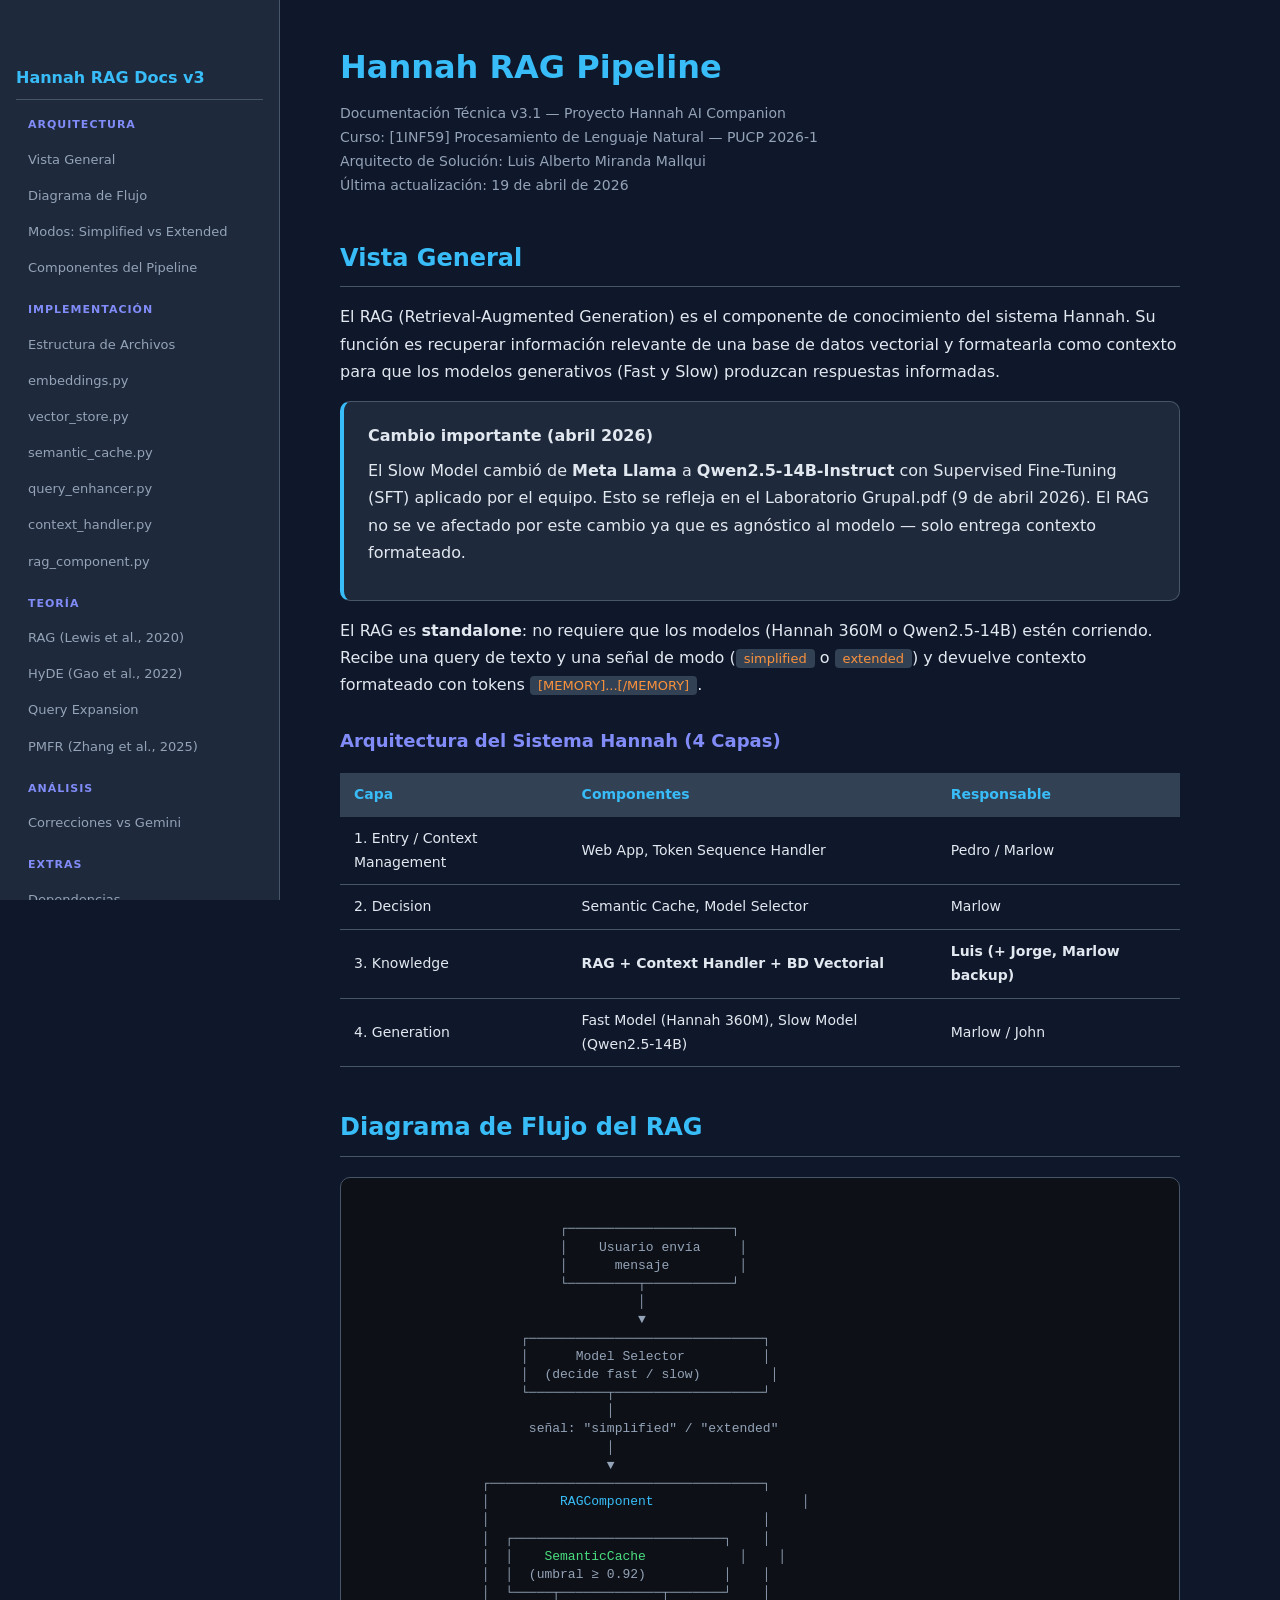
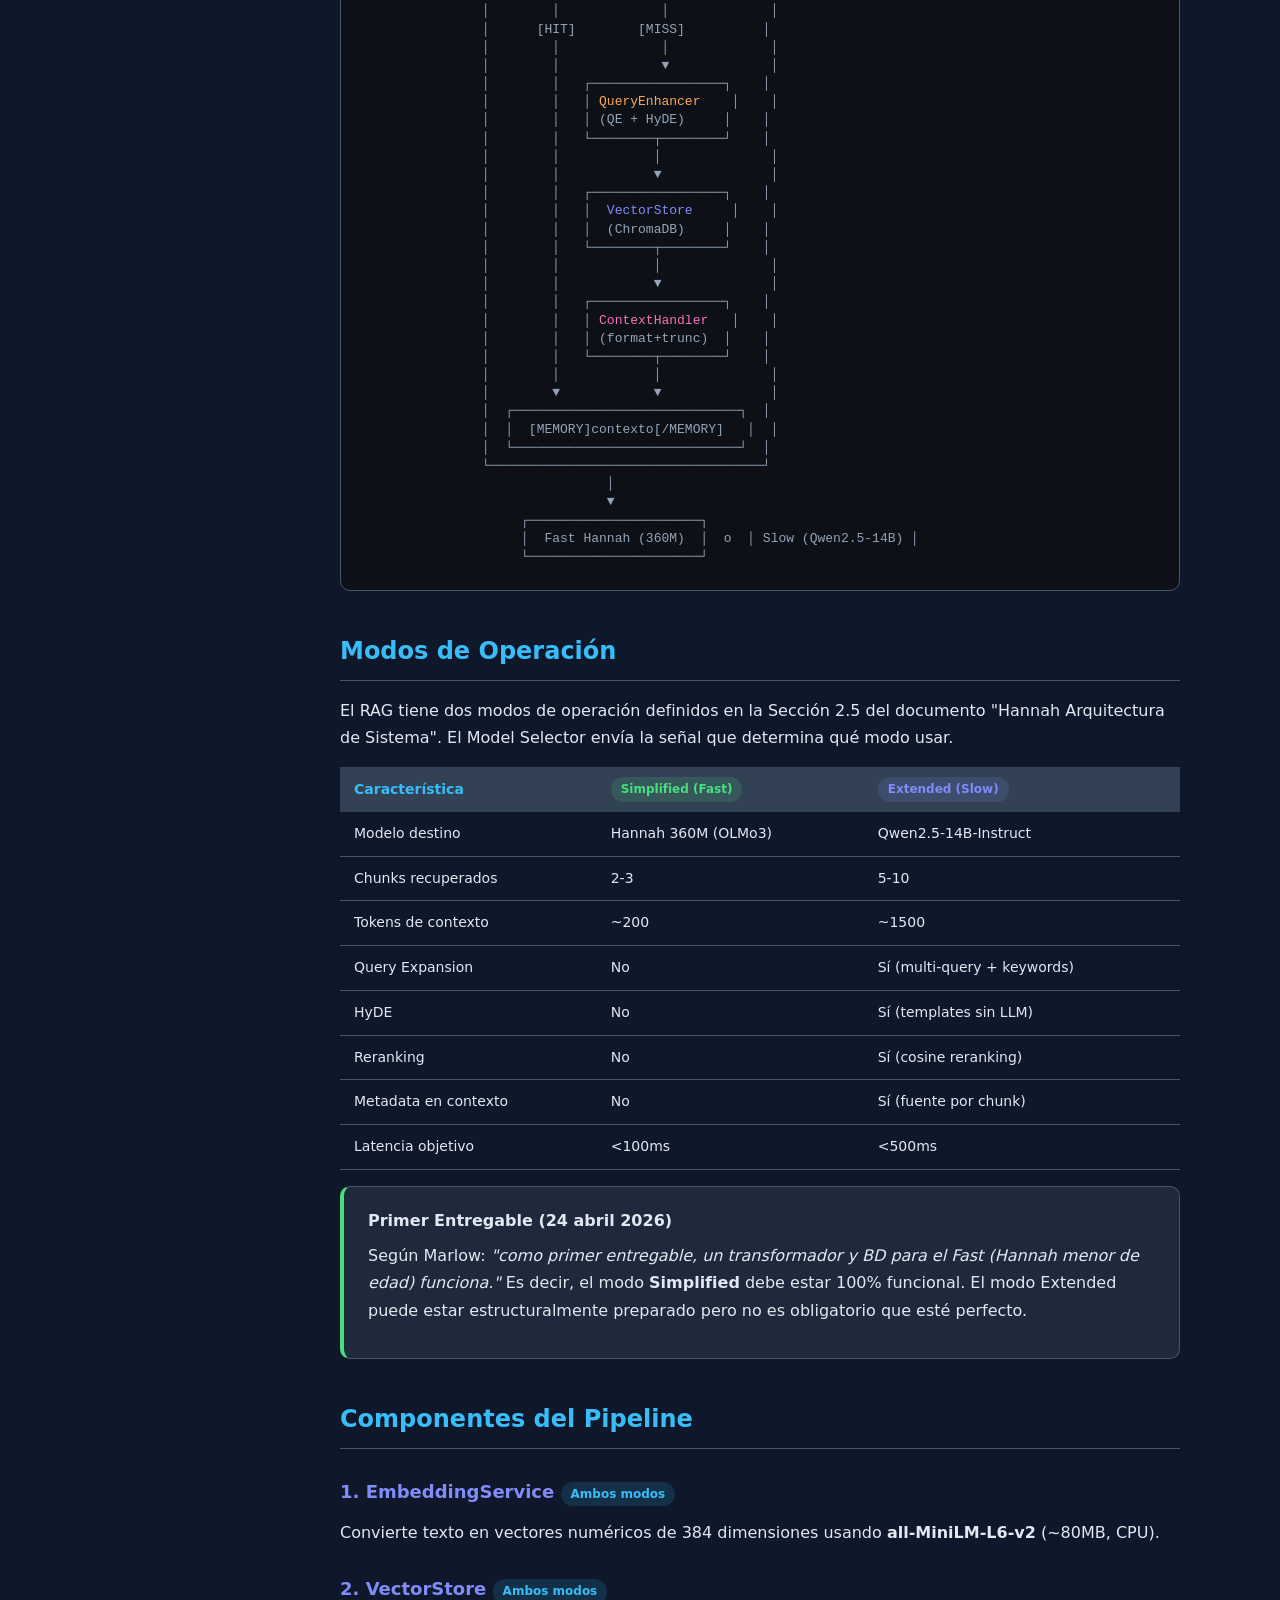
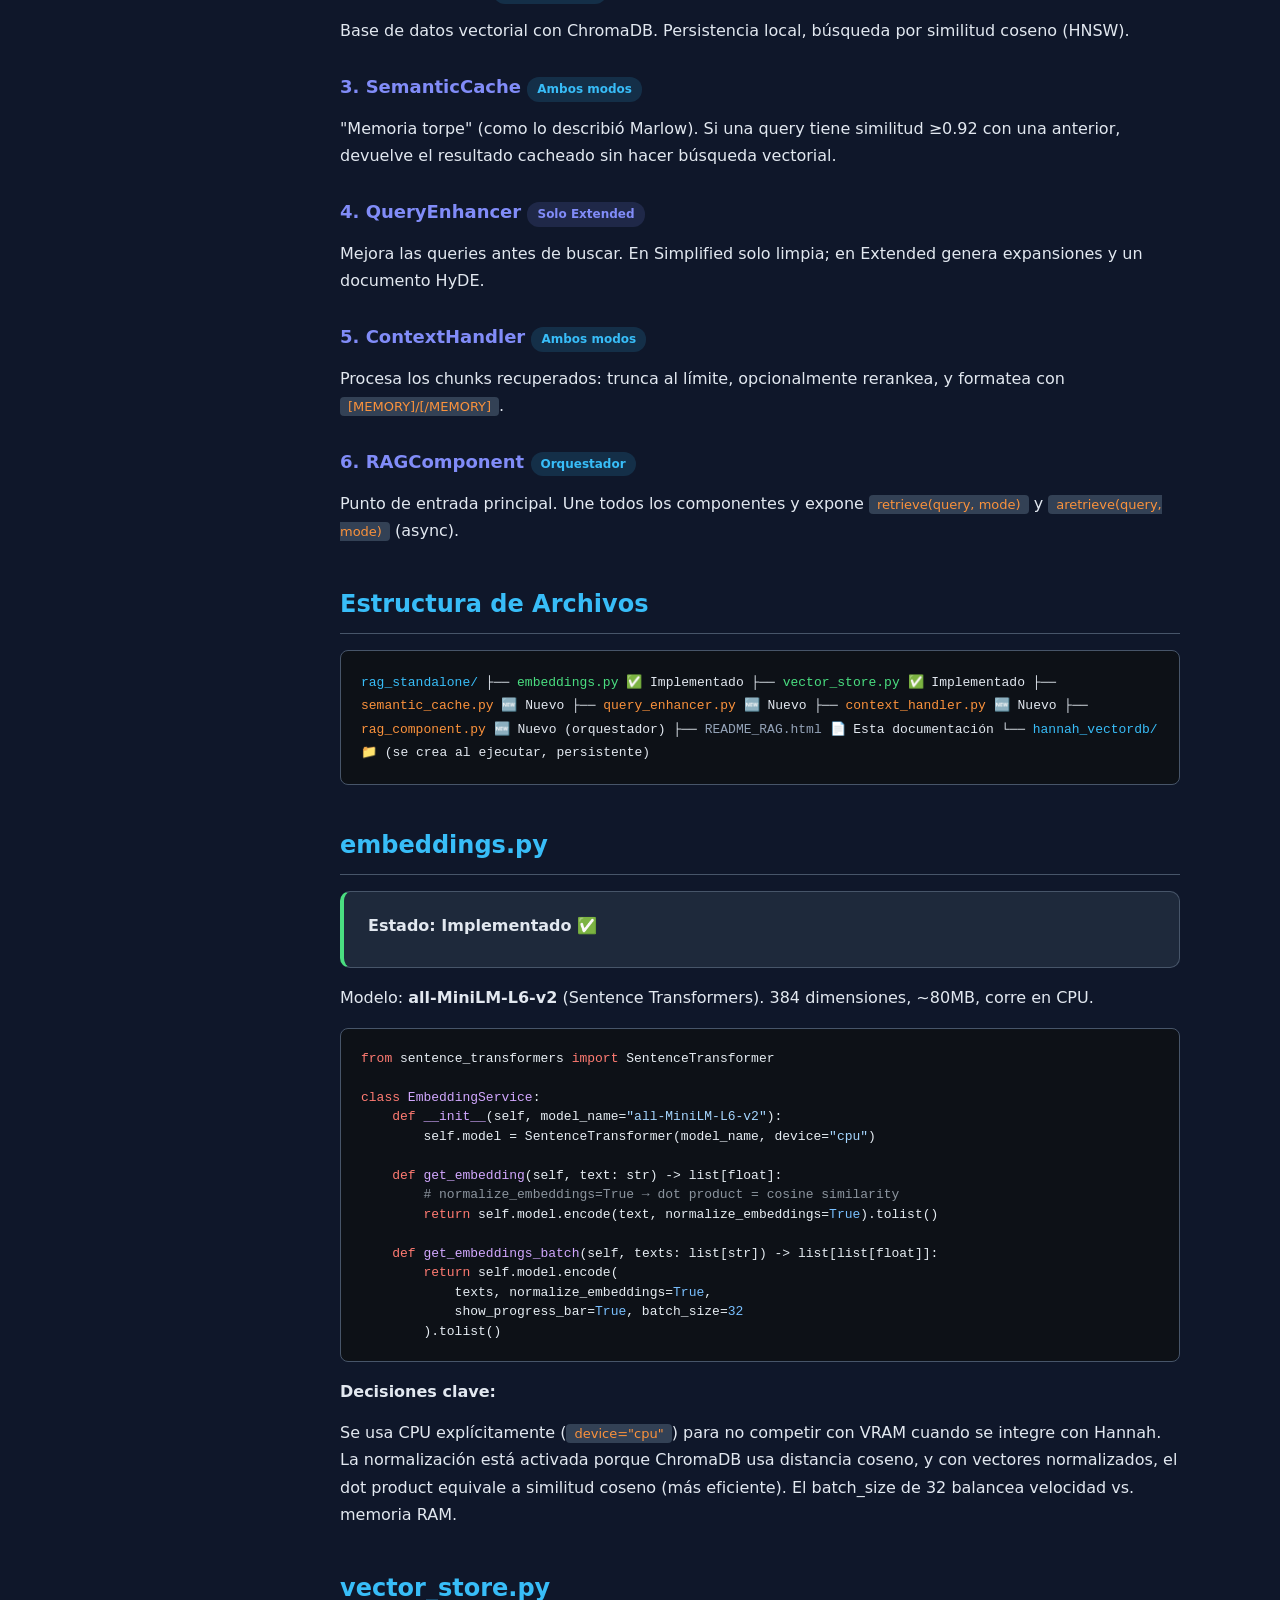
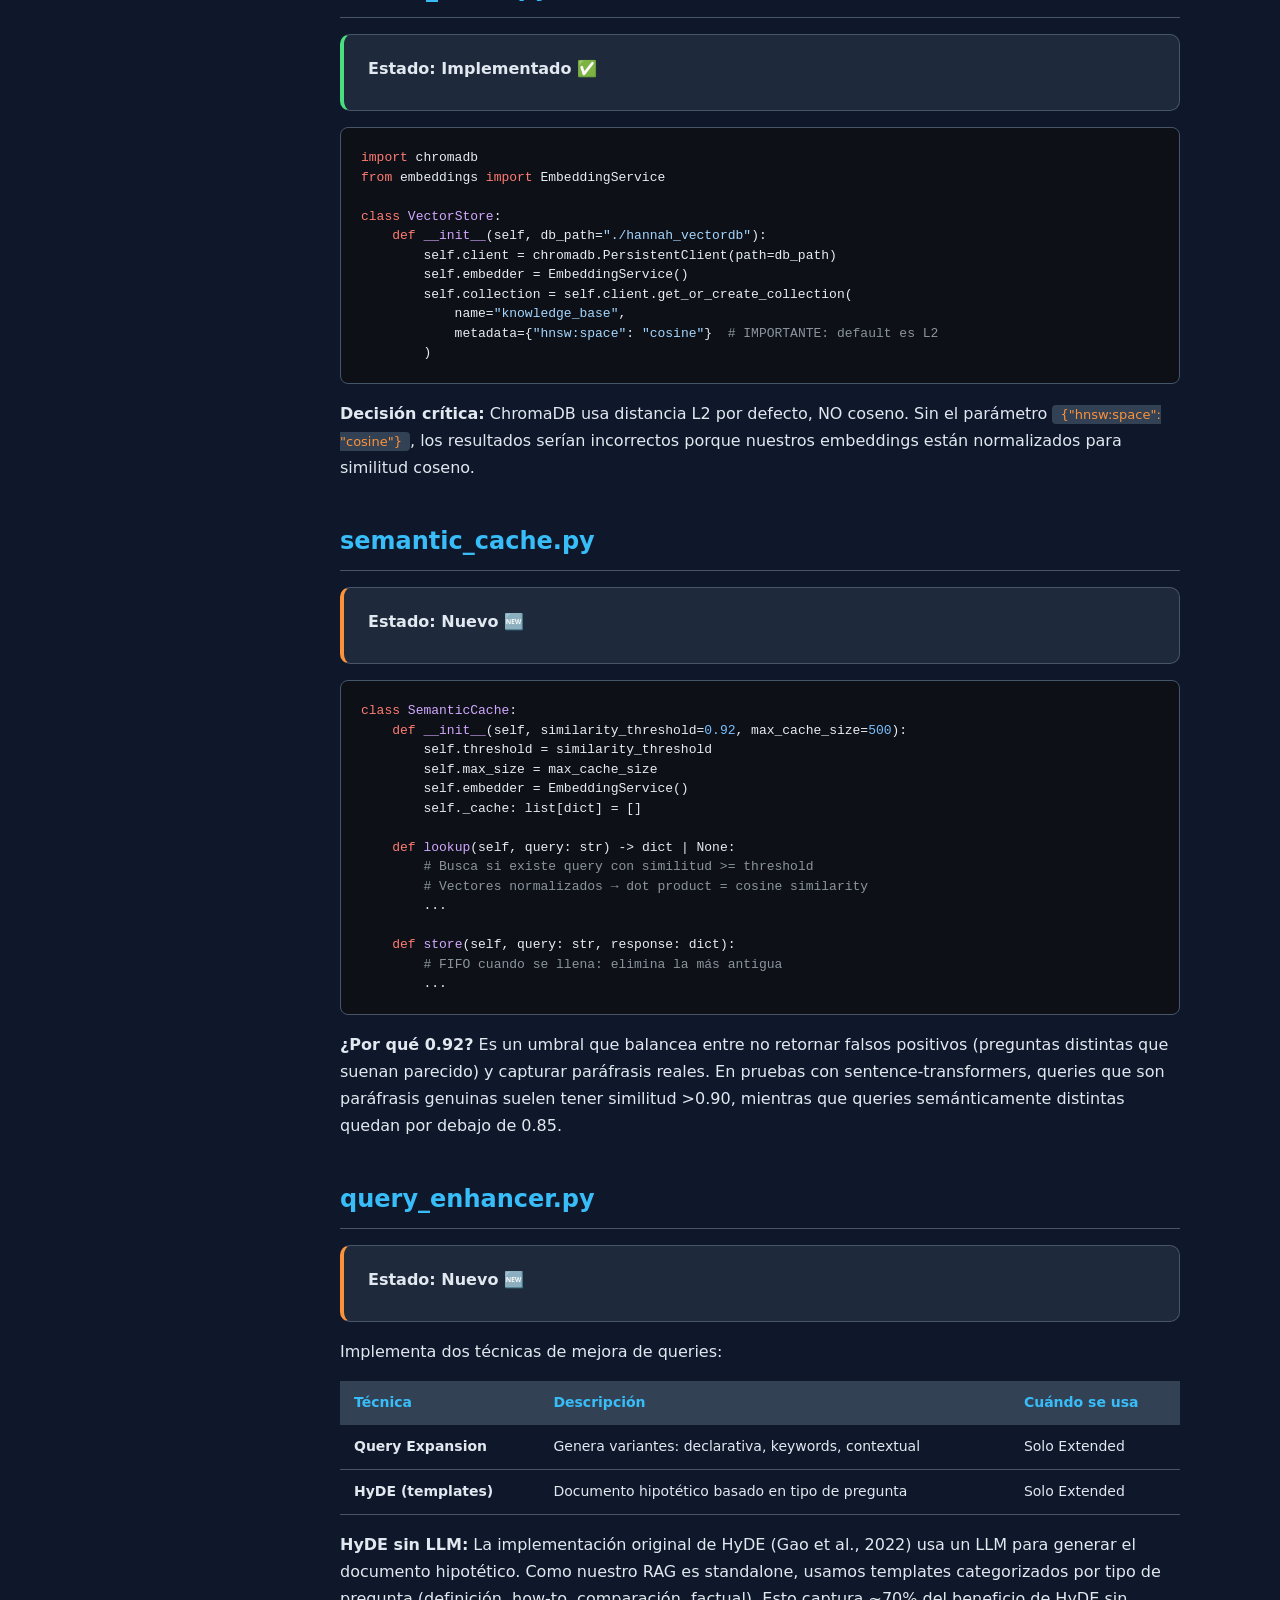
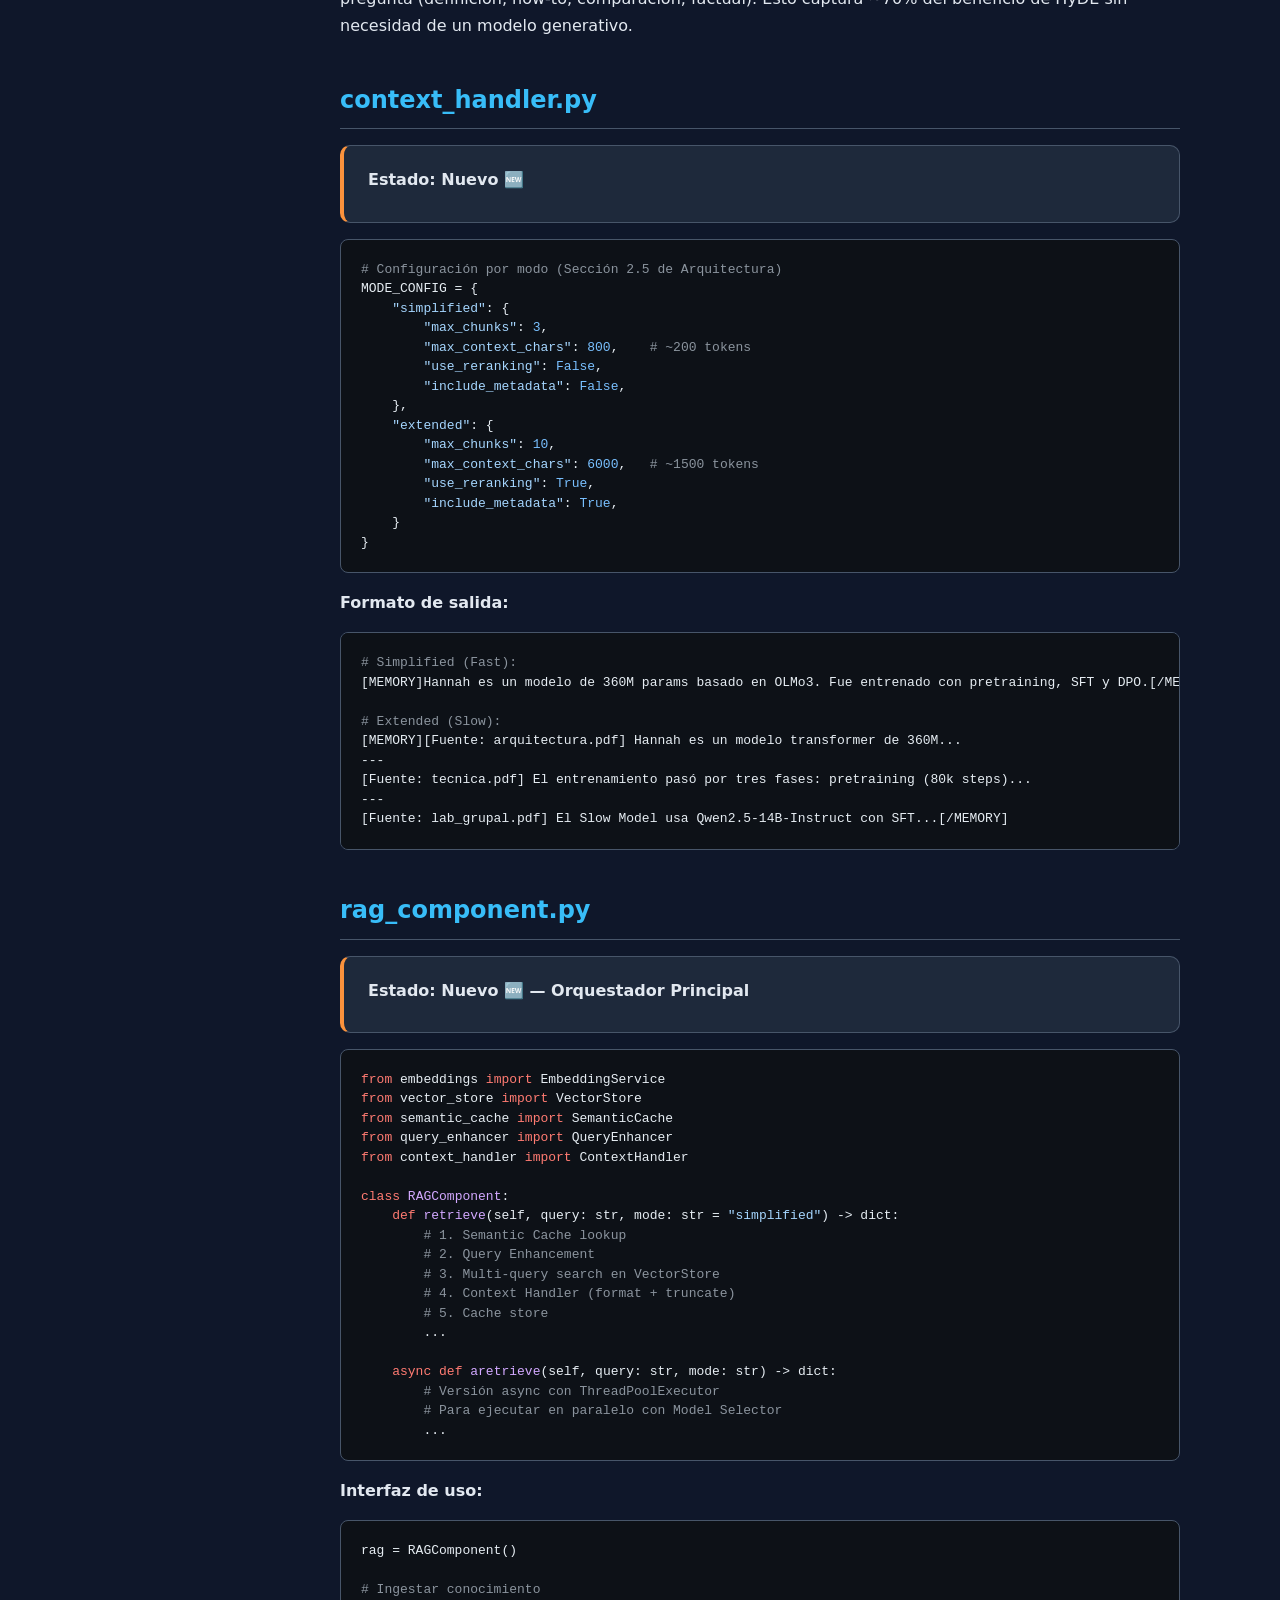
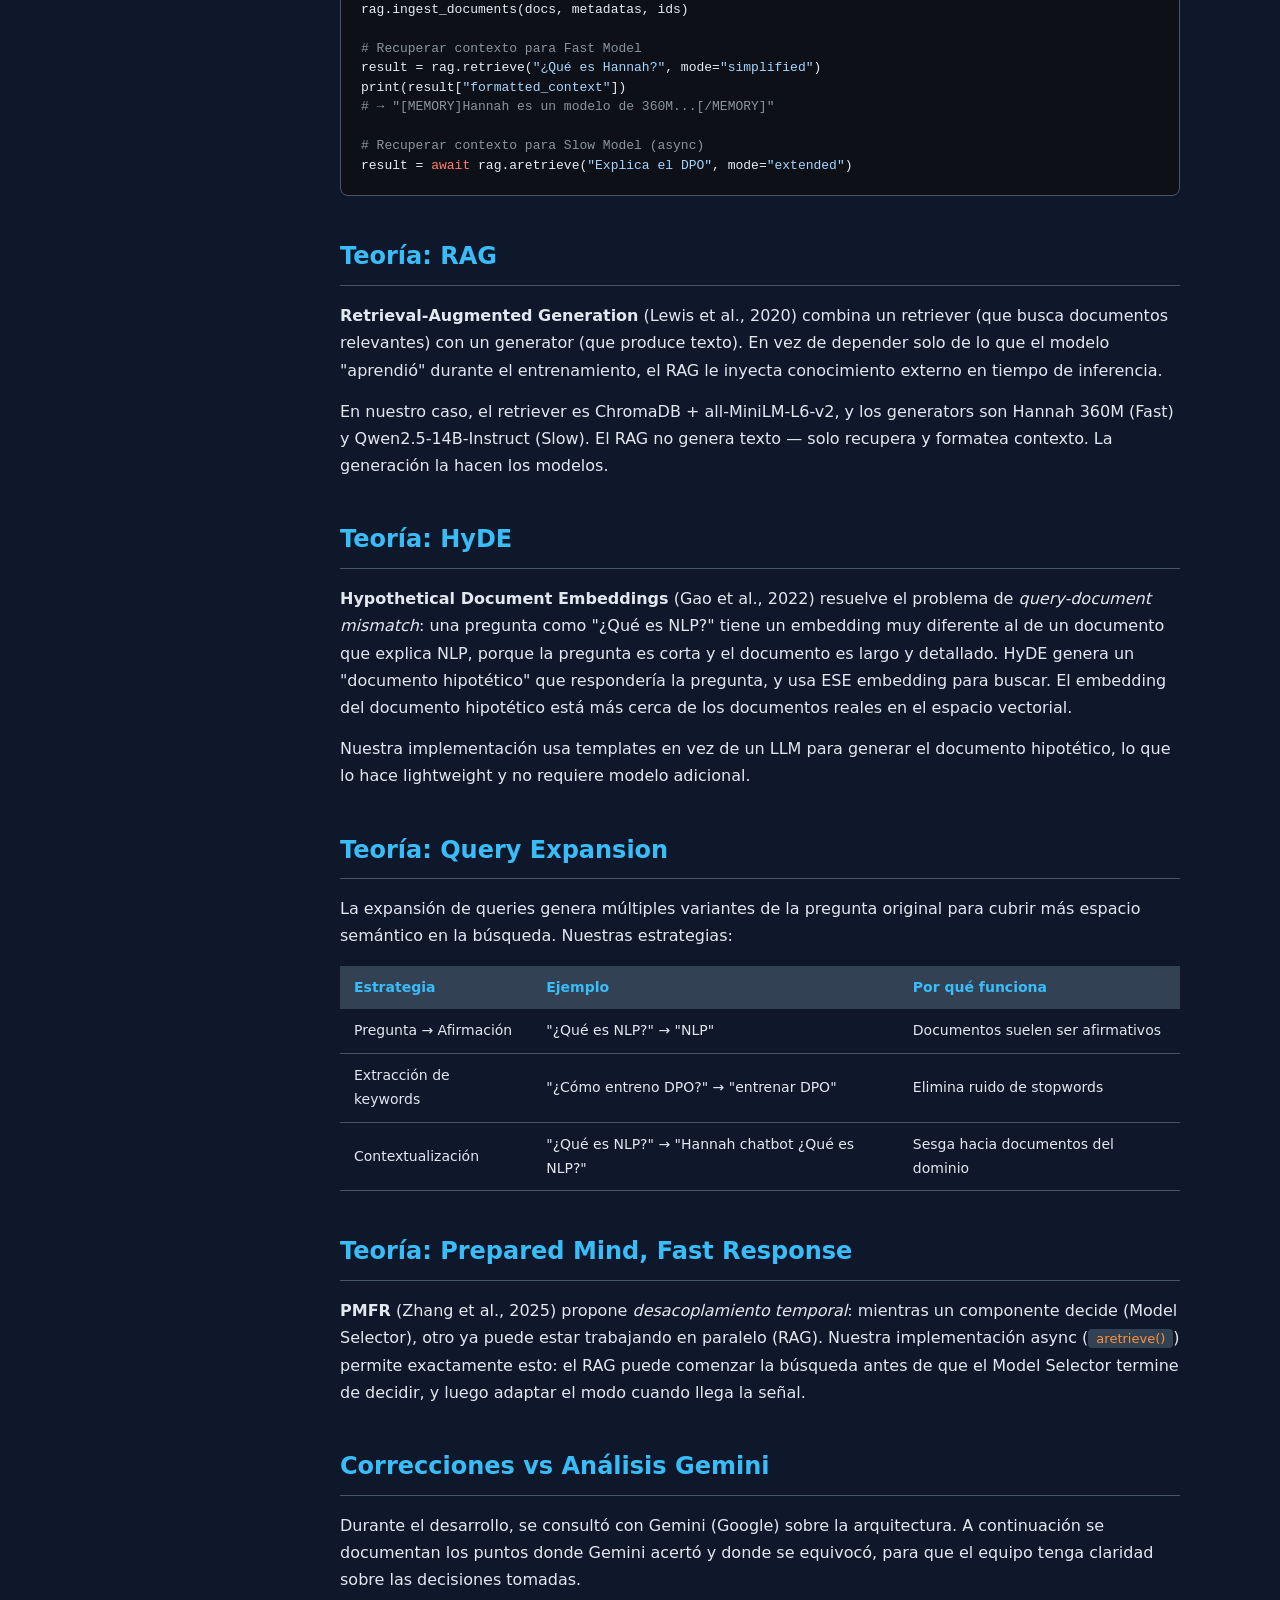
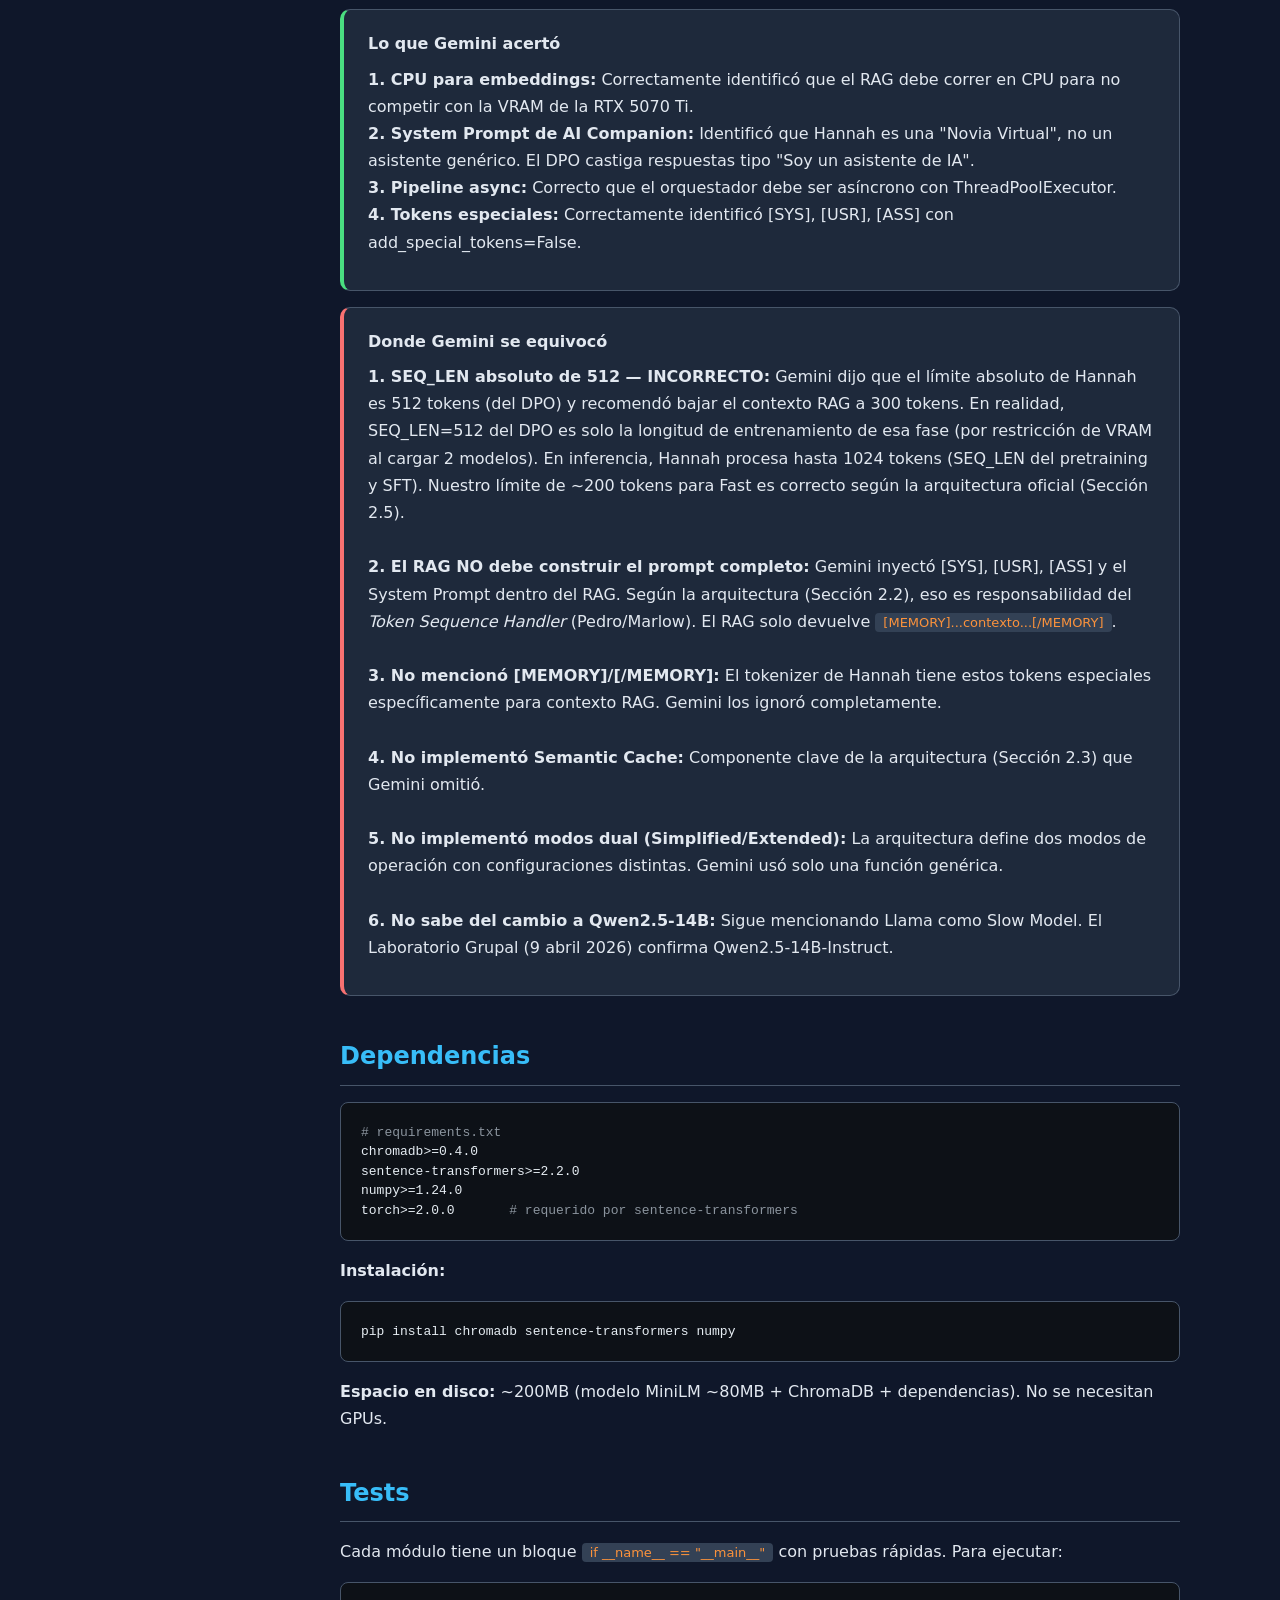
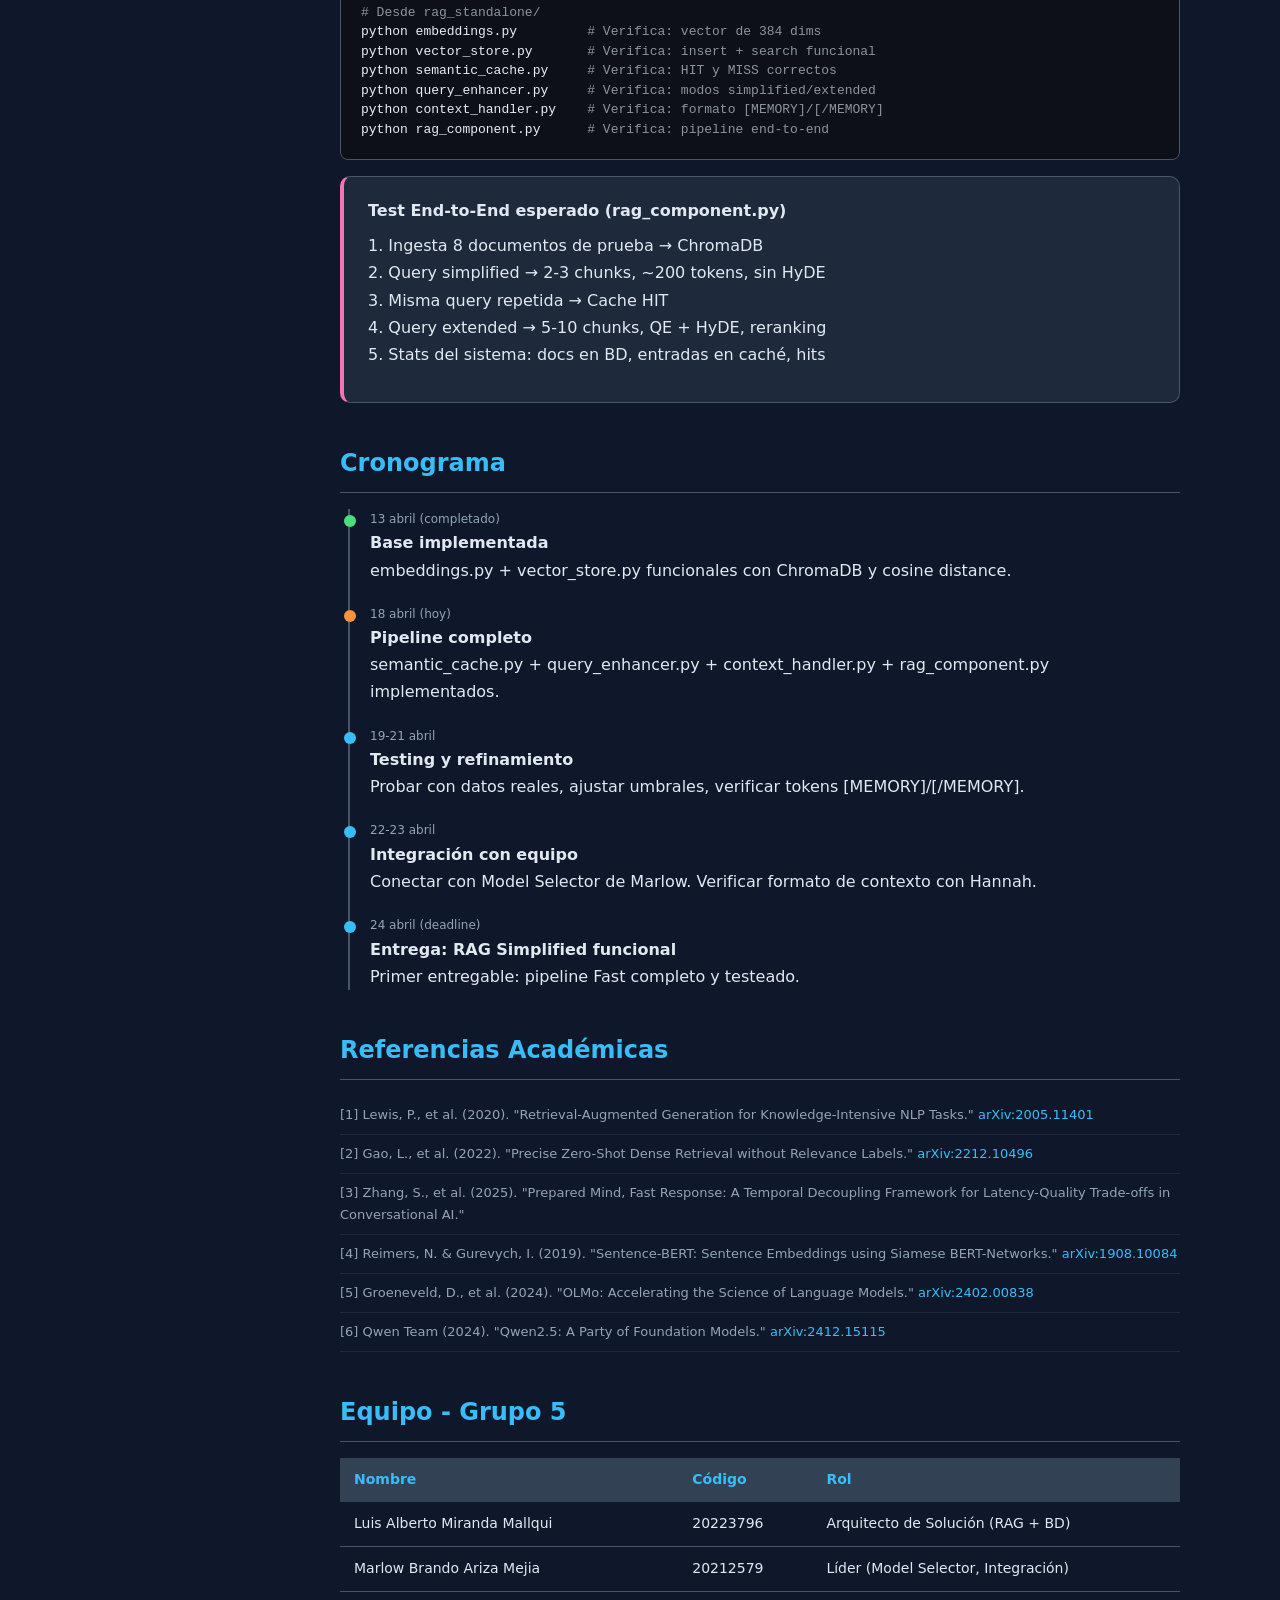
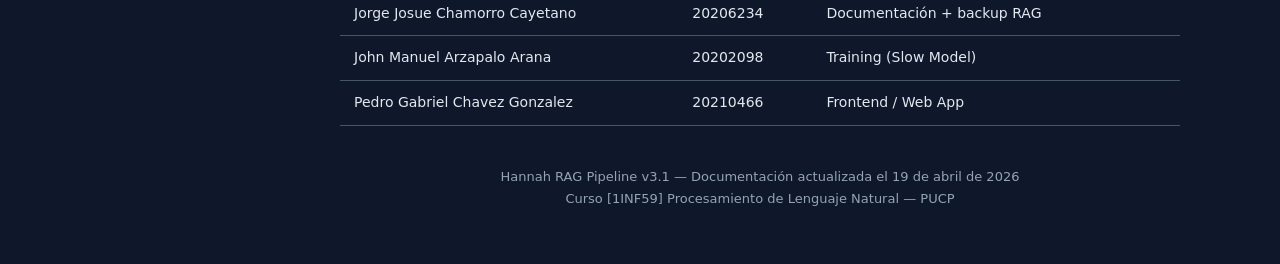
<file: backend-hannah/rag/README_RAG.html>
<!DOCTYPE html>
<html lang="es">
<head>
    <meta charset="UTF-8">
    <meta name="viewport" content="width=device-width, initial-scale=1.0">
    <title>Hannah RAG Pipeline - Documentación Técnica v3.1</title>
    <style>
        :root {
            --bg: #0f172a;
            --surface: #1e293b;
            --surface2: #334155;
            --border: #475569;
            --text: #e2e8f0;
            --text-dim: #94a3b8;
            --accent: #38bdf8;
            --accent2: #818cf8;
            --green: #4ade80;
            --orange: #fb923c;
            --red: #f87171;
            --pink: #f472b6;
        }
        * { margin: 0; padding: 0; box-sizing: border-box; }
        body {
            font-family: 'Segoe UI', system-ui, -apple-system, sans-serif;
            background: var(--bg);
            color: var(--text);
            line-height: 1.7;
        }
        /* Layout */
        .layout { display: flex; min-height: 100vh; }
        nav {
            width: 280px;
            background: var(--surface);
            border-right: 1px solid var(--border);
            padding: 24px 16px;
            position: fixed;
            height: 100vh;
            overflow-y: auto;
        }
        nav h2 { color: var(--accent); font-size: 16px; margin-bottom: 16px; }
        nav a {
            display: block;
            color: var(--text-dim);
            text-decoration: none;
            padding: 6px 12px;
            border-radius: 6px;
            font-size: 13px;
            margin-bottom: 2px;
            transition: all 0.2s;
        }
        nav a:hover { background: var(--surface2); color: var(--text); }
        nav .section-title {
            color: var(--accent2);
            font-size: 11px;
            text-transform: uppercase;
            letter-spacing: 1px;
            margin: 16px 0 8px 12px;
            font-weight: 600;
        }
        main {
            margin-left: 280px;
            padding: 40px 60px;
            max-width: 960px;
        }
        /* Typography */
        h1 { font-size: 32px; color: var(--accent); margin-bottom: 8px; }
        h2 { font-size: 24px; color: var(--accent); margin: 40px 0 16px; border-bottom: 1px solid var(--border); padding-bottom: 8px; }
        h3 { font-size: 18px; color: var(--accent2); margin: 28px 0 12px; }
        p { margin-bottom: 14px; }
        .subtitle { color: var(--text-dim); font-size: 14px; margin-bottom: 32px; }
        /* Code */
        pre {
            background: #0d1117;
            border: 1px solid var(--border);
            border-radius: 8px;
            padding: 20px;
            overflow-x: auto;
            margin: 16px 0;
            font-size: 13px;
            line-height: 1.5;
        }
        code {
            font-family: 'Cascadia Code', 'Fira Code', 'JetBrains Mono', monospace;
            color: #e6edf3;
        }
        .inline-code {
            background: var(--surface2);
            padding: 2px 8px;
            border-radius: 4px;
            font-size: 13px;
            color: var(--orange);
        }
        /* Keywords en code */
        .kw { color: #ff7b72; }
        .str { color: #a5d6ff; }
        .cm { color: #8b949e; }
        .fn { color: #d2a8ff; }
        .num { color: #79c0ff; }
        .dec { color: #ffa657; }
        /* Tables */
        table {
            width: 100%;
            border-collapse: collapse;
            margin: 16px 0;
            font-size: 14px;
        }
        th {
            background: var(--surface2);
            color: var(--accent);
            padding: 10px 14px;
            text-align: left;
            font-weight: 600;
        }
        td {
            padding: 10px 14px;
            border-bottom: 1px solid var(--border);
        }
        tr:hover td { background: rgba(56, 189, 248, 0.05); }
        /* Cards & Boxes */
        .card {
            background: var(--surface);
            border: 1px solid var(--border);
            border-radius: 10px;
            padding: 20px 24px;
            margin: 16px 0;
        }
        .card.green { border-left: 4px solid var(--green); }
        .card.orange { border-left: 4px solid var(--orange); }
        .card.blue { border-left: 4px solid var(--accent); }
        .card.pink { border-left: 4px solid var(--pink); }
        .card h4 { margin-bottom: 8px; }
        /* Architecture diagram */
        .diagram {
            background: #0d1117;
            border: 1px solid var(--border);
            border-radius: 10px;
            padding: 24px;
            margin: 20px 0;
            font-family: 'Cascadia Code', monospace;
            font-size: 13px;
            line-height: 1.4;
            overflow-x: auto;
            white-space: pre;
            color: var(--text-dim);
        }
        .tag {
            display: inline-block;
            padding: 2px 10px;
            border-radius: 12px;
            font-size: 12px;
            font-weight: 600;
        }
        .tag.fast { background: rgba(74, 222, 128, 0.15); color: var(--green); }
        .tag.slow { background: rgba(129, 140, 248, 0.15); color: var(--accent2); }
        .tag.both { background: rgba(56, 189, 248, 0.15); color: var(--accent); }
        .tag.new { background: rgba(248, 113, 113, 0.15); color: var(--red); }
        /* File tree */
        .file-tree {
            background: #0d1117;
            border: 1px solid var(--border);
            border-radius: 8px;
            padding: 20px;
            font-family: monospace;
            font-size: 13px;
            line-height: 1.8;
        }
        .file-tree .folder { color: var(--accent); }
        .file-tree .file { color: var(--text-dim); }
        .file-tree .done { color: var(--green); }
        .file-tree .new { color: var(--orange); }
        /* Timeline */
        .timeline { position: relative; padding-left: 30px; }
        .timeline::before {
            content: '';
            position: absolute;
            left: 8px;
            top: 0;
            bottom: 0;
            width: 2px;
            background: var(--border);
        }
        .timeline-item {
            position: relative;
            margin-bottom: 20px;
        }
        .timeline-item::before {
            content: '';
            position: absolute;
            left: -26px;
            top: 6px;
            width: 12px;
            height: 12px;
            border-radius: 50%;
            background: var(--accent);
        }
        .timeline-item.done::before { background: var(--green); }
        .timeline-item.current::before { background: var(--orange); animation: pulse 1.5s infinite; }
        @keyframes pulse {
            0%, 100% { box-shadow: 0 0 0 0 rgba(251, 146, 60, 0.4); }
            50% { box-shadow: 0 0 0 8px rgba(251, 146, 60, 0); }
        }
        .timeline-date { font-size: 12px; color: var(--text-dim); }
        /* Refs */
        .ref {
            font-size: 13px;
            color: var(--text-dim);
            padding: 8px 0;
            border-bottom: 1px solid rgba(71,85,105,0.3);
        }
        .ref a { color: var(--accent); text-decoration: none; }
        .ref a:hover { text-decoration: underline; }
    </style>
</head>
<body>
<div class="layout">
    <nav>
        <h2>Hannah RAG Docs v3</h2>
        <div class="section-title">Arquitectura</div>
        <a href="#overview">Vista General</a>
        <a href="#architecture">Diagrama de Flujo</a>
        <a href="#modes">Modos: Simplified vs Extended</a>
        <a href="#components">Componentes del Pipeline</a>
        <div class="section-title">Implementación</div>
        <a href="#structure">Estructura de Archivos</a>
        <a href="#embeddings">embeddings.py</a>
        <a href="#vectorstore">vector_store.py</a>
        <a href="#cache">semantic_cache.py</a>
        <a href="#enhancer">query_enhancer.py</a>
        <a href="#contexthandler">context_handler.py</a>
        <a href="#ragcomponent">rag_component.py</a>
        <div class="section-title">Teoría</div>
        <a href="#rag-theory">RAG (Lewis et al., 2020)</a>
        <a href="#hyde-theory">HyDE (Gao et al., 2022)</a>
        <a href="#qe-theory">Query Expansion</a>
        <a href="#pmfr">PMFR (Zhang et al., 2025)</a>
        <div class="section-title">Análisis</div>
        <a href="#gemini-corrections">Correcciones vs Gemini</a>
        <div class="section-title">Extras</div>
        <a href="#dependencies">Dependencias</a>
        <a href="#testing">Tests</a>
        <a href="#timeline">Cronograma</a>
        <a href="#refs">Referencias</a>
        <a href="#team">Equipo</a>
    </nav>

    <main>
        <h1>Hannah RAG Pipeline</h1>
        <p class="subtitle">
            Documentación Técnica v3.1 &mdash; Proyecto Hannah AI Companion<br>
            Curso: [1INF59] Procesamiento de Lenguaje Natural &mdash; PUCP 2026-1<br>
            Arquitecto de Solución: Luis Alberto Miranda Mallqui<br>
            Última actualización: 19 de abril de 2026
        </p>

        <!-- OVERVIEW -->
        <h2 id="overview">Vista General</h2>
        <p>
            El RAG (Retrieval-Augmented Generation) es el componente de conocimiento del sistema Hannah.
            Su función es recuperar información relevante de una base de datos vectorial y formatearla
            como contexto para que los modelos generativos (Fast y Slow) produzcan respuestas informadas.
        </p>
        <div class="card blue">
            <h4>Cambio importante (abril 2026)</h4>
            <p>
                El Slow Model cambió de <strong>Meta Llama</strong> a <strong>Qwen2.5-14B-Instruct</strong>
                con Supervised Fine-Tuning (SFT) aplicado por el equipo. Esto se refleja en el
                Laboratorio Grupal.pdf (9 de abril 2026). El RAG no se ve afectado por este cambio
                ya que es agnóstico al modelo &mdash; solo entrega contexto formateado.
            </p>
        </div>
        <p>
            El RAG es <strong>standalone</strong>: no requiere que los modelos (Hannah 360M o Qwen2.5-14B)
            estén corriendo. Recibe una query de texto y una señal de modo (<span class="inline-code">simplified</span>
            o <span class="inline-code">extended</span>) y devuelve contexto formateado con tokens
            <span class="inline-code">[MEMORY]...[/MEMORY]</span>.
        </p>

        <h3>Arquitectura del Sistema Hannah (4 Capas)</h3>
        <table>
            <tr>
                <th>Capa</th>
                <th>Componentes</th>
                <th>Responsable</th>
            </tr>
            <tr>
                <td>1. Entry / Context Management</td>
                <td>Web App, Token Sequence Handler</td>
                <td>Pedro / Marlow</td>
            </tr>
            <tr>
                <td>2. Decision</td>
                <td>Semantic Cache, Model Selector</td>
                <td>Marlow</td>
            </tr>
            <tr>
                <td>3. Knowledge</td>
                <td><strong>RAG + Context Handler + BD Vectorial</strong></td>
                <td><strong>Luis (+ Jorge, Marlow backup)</strong></td>
            </tr>
            <tr>
                <td>4. Generation</td>
                <td>Fast Model (Hannah 360M), Slow Model (Qwen2.5-14B)</td>
                <td>Marlow / John</td>
            </tr>
        </table>

        <!-- ARCHITECTURE -->
        <h2 id="architecture">Diagrama de Flujo del RAG</h2>
        <div class="diagram">
                         ┌─────────────────────┐
                         │    Usuario envía     │
                         │      mensaje         │
                         └─────────┬───────────┘
                                   │
                                   ▼
                    ┌──────────────────────────────┐
                    │      Model Selector          │
                    │  (decide fast / slow)         │
                    └──────────┬───────────────────┘
                               │
                     señal: "simplified" / "extended"
                               │
                               ▼
               ┌───────────────────────────────────┐
               │         <span style="color:#38bdf8">RAGComponent</span>                   │
               │                                   │
               │  ┌───────────────────────────┐    │
               │  │    <span style="color:#4ade80">SemanticCache</span>            │    │
               │  │  (umbral ≥ 0.92)          │    │
               │  └─────┬─────────────┬───────┘    │
               │        │             │             │
               │      [HIT]        [MISS]          │
               │        │             │             │
               │        │             ▼             │
               │        │   ┌─────────────────┐    │
               │        │   │ <span style="color:#ffa657">QueryEnhancer</span>    │    │
               │        │   │ (QE + HyDE)     │    │
               │        │   └────────┬────────┘    │
               │        │            │              │
               │        │            ▼              │
               │        │   ┌─────────────────┐    │
               │        │   │  <span style="color:#818cf8">VectorStore</span>     │    │
               │        │   │  (ChromaDB)     │    │
               │        │   └────────┬────────┘    │
               │        │            │              │
               │        │            ▼              │
               │        │   ┌─────────────────┐    │
               │        │   │ <span style="color:#f472b6">ContextHandler</span>   │    │
               │        │   │ (format+trunc)  │    │
               │        │   └────────┬────────┘    │
               │        │            │              │
               │        ▼            ▼              │
               │  ┌─────────────────────────────┐  │
               │  │  [MEMORY]contexto[/MEMORY]   │  │
               │  └─────────────────────────────┘  │
               └───────────────────────────────────┘
                               │
                               ▼
                    ┌──────────────────────┐
                    │  Fast Hannah (360M)  │  o  │ Slow (Qwen2.5-14B) │
                    └──────────────────────┘
</div>

        <!-- MODES -->
        <h2 id="modes">Modos de Operación</h2>
        <p>
            El RAG tiene dos modos de operación definidos en la Sección 2.5 del documento
            "Hannah Arquitectura de Sistema". El Model Selector envía la señal que determina
            qué modo usar.
        </p>
        <table>
            <tr>
                <th>Característica</th>
                <th><span class="tag fast">Simplified (Fast)</span></th>
                <th><span class="tag slow">Extended (Slow)</span></th>
            </tr>
            <tr><td>Modelo destino</td><td>Hannah 360M (OLMo3)</td><td>Qwen2.5-14B-Instruct</td></tr>
            <tr><td>Chunks recuperados</td><td>2-3</td><td>5-10</td></tr>
            <tr><td>Tokens de contexto</td><td>~200</td><td>~1500</td></tr>
            <tr><td>Query Expansion</td><td>No</td><td>Sí (multi-query + keywords)</td></tr>
            <tr><td>HyDE</td><td>No</td><td>Sí (templates sin LLM)</td></tr>
            <tr><td>Reranking</td><td>No</td><td>Sí (cosine reranking)</td></tr>
            <tr><td>Metadata en contexto</td><td>No</td><td>Sí (fuente por chunk)</td></tr>
            <tr><td>Latencia objetivo</td><td>&lt;100ms</td><td>&lt;500ms</td></tr>
        </table>

        <div class="card green">
            <h4>Primer Entregable (24 abril 2026)</h4>
            <p>
                Según Marlow: <em>"como primer entregable, un transformador y BD para el Fast (Hannah menor de edad) funciona."</em>
                Es decir, el modo <strong>Simplified</strong> debe estar 100% funcional.
                El modo Extended puede estar estructuralmente preparado pero no es obligatorio que esté perfecto.
            </p>
        </div>

        <!-- COMPONENTS -->
        <h2 id="components">Componentes del Pipeline</h2>

        <h3>1. EmbeddingService <span class="tag both">Ambos modos</span></h3>
        <p>Convierte texto en vectores numéricos de 384 dimensiones usando <strong>all-MiniLM-L6-v2</strong> (~80MB, CPU).</p>

        <h3>2. VectorStore <span class="tag both">Ambos modos</span></h3>
        <p>Base de datos vectorial con ChromaDB. Persistencia local, búsqueda por similitud coseno (HNSW).</p>

        <h3>3. SemanticCache <span class="tag both">Ambos modos</span></h3>
        <p>"Memoria torpe" (como lo describió Marlow). Si una query tiene similitud ≥0.92 con una anterior, devuelve el resultado cacheado sin hacer búsqueda vectorial.</p>

        <h3>4. QueryEnhancer <span class="tag slow">Solo Extended</span></h3>
        <p>Mejora las queries antes de buscar. En Simplified solo limpia; en Extended genera expansiones y un documento HyDE.</p>

        <h3>5. ContextHandler <span class="tag both">Ambos modos</span></h3>
        <p>Procesa los chunks recuperados: trunca al límite, opcionalmente rerankea, y formatea con <span class="inline-code">[MEMORY]/[/MEMORY]</span>.</p>

        <h3>6. RAGComponent <span class="tag both">Orquestador</span></h3>
        <p>Punto de entrada principal. Une todos los componentes y expone <span class="inline-code">retrieve(query, mode)</span> y <span class="inline-code">aretrieve(query, mode)</span> (async).</p>

        <!-- STRUCTURE -->
        <h2 id="structure">Estructura de Archivos</h2>
        <div class="file-tree">
<span class="folder">rag_standalone/</span>
├── <span class="done">embeddings.py</span>         ✅ Implementado
├── <span class="done">vector_store.py</span>       ✅ Implementado
├── <span class="new">semantic_cache.py</span>      🆕 Nuevo
├── <span class="new">query_enhancer.py</span>      🆕 Nuevo
├── <span class="new">context_handler.py</span>     🆕 Nuevo
├── <span class="new">rag_component.py</span>       🆕 Nuevo (orquestador)
├── <span class="file">README_RAG.html</span>       📄 Esta documentación
└── <span class="folder">hannah_vectordb/</span>      📁 (se crea al ejecutar, persistente)
        </div>

        <!-- INDIVIDUAL MODULE DOCS -->
        <h2 id="embeddings">embeddings.py</h2>
        <div class="card green">
            <h4>Estado: Implementado ✅</h4>
        </div>
        <p>Modelo: <strong>all-MiniLM-L6-v2</strong> (Sentence Transformers). 384 dimensiones, ~80MB, corre en CPU.</p>
        <pre><code><span class="kw">from</span> sentence_transformers <span class="kw">import</span> SentenceTransformer

<span class="kw">class</span> <span class="fn">EmbeddingService</span>:
    <span class="kw">def</span> <span class="fn">__init__</span>(self, model_name=<span class="str">"all-MiniLM-L6-v2"</span>):
        self.model = SentenceTransformer(model_name, device=<span class="str">"cpu"</span>)

    <span class="kw">def</span> <span class="fn">get_embedding</span>(self, text: str) -> list[float]:
        <span class="cm"># normalize_embeddings=True → dot product = cosine similarity</span>
        <span class="kw">return</span> self.model.encode(text, normalize_embeddings=<span class="num">True</span>).tolist()

    <span class="kw">def</span> <span class="fn">get_embeddings_batch</span>(self, texts: list[str]) -> list[list[float]]:
        <span class="kw">return</span> self.model.encode(
            texts, normalize_embeddings=<span class="num">True</span>,
            show_progress_bar=<span class="num">True</span>, batch_size=<span class="num">32</span>
        ).tolist()</code></pre>
        <p><strong>Decisiones clave:</strong></p>
        <p>
            Se usa CPU explícitamente (<span class="inline-code">device="cpu"</span>) para no competir con VRAM
            cuando se integre con Hannah. La normalización está activada porque ChromaDB usa distancia coseno, y con
            vectores normalizados, el dot product equivale a similitud coseno (más eficiente).
            El batch_size de 32 balancea velocidad vs. memoria RAM.
        </p>

        <h2 id="vectorstore">vector_store.py</h2>
        <div class="card green">
            <h4>Estado: Implementado ✅</h4>
        </div>
        <pre><code><span class="kw">import</span> chromadb
<span class="kw">from</span> embeddings <span class="kw">import</span> EmbeddingService

<span class="kw">class</span> <span class="fn">VectorStore</span>:
    <span class="kw">def</span> <span class="fn">__init__</span>(self, db_path=<span class="str">"./hannah_vectordb"</span>):
        self.client = chromadb.PersistentClient(path=db_path)
        self.embedder = EmbeddingService()
        self.collection = self.client.get_or_create_collection(
            name=<span class="str">"knowledge_base"</span>,
            metadata={<span class="str">"hnsw:space"</span>: <span class="str">"cosine"</span>}  <span class="cm"># IMPORTANTE: default es L2</span>
        )</code></pre>
        <p><strong>Decisión crítica:</strong> ChromaDB usa distancia L2 por defecto, NO coseno. Sin el parámetro
        <span class="inline-code">{"hnsw:space": "cosine"}</span>, los resultados serían incorrectos porque
        nuestros embeddings están normalizados para similitud coseno.</p>

        <h2 id="cache">semantic_cache.py</h2>
        <div class="card orange">
            <h4>Estado: Nuevo 🆕</h4>
        </div>
        <pre><code><span class="kw">class</span> <span class="fn">SemanticCache</span>:
    <span class="kw">def</span> <span class="fn">__init__</span>(self, similarity_threshold=<span class="num">0.92</span>, max_cache_size=<span class="num">500</span>):
        self.threshold = similarity_threshold
        self.max_size = max_cache_size
        self.embedder = EmbeddingService()
        self._cache: list[dict] = []

    <span class="kw">def</span> <span class="fn">lookup</span>(self, query: str) -> dict | None:
        <span class="cm"># Busca si existe query con similitud >= threshold</span>
        <span class="cm"># Vectores normalizados → dot product = cosine similarity</span>
        ...

    <span class="kw">def</span> <span class="fn">store</span>(self, query: str, response: dict):
        <span class="cm"># FIFO cuando se llena: elimina la más antigua</span>
        ...</code></pre>
        <p><strong>¿Por qué 0.92?</strong> Es un umbral que balancea entre no retornar falsos positivos
        (preguntas distintas que suenan parecido) y capturar paráfrasis reales. En pruebas con
        sentence-transformers, queries que son paráfrasis genuinas suelen tener similitud >0.90,
        mientras que queries semánticamente distintas quedan por debajo de 0.85.</p>

        <h2 id="enhancer">query_enhancer.py</h2>
        <div class="card orange">
            <h4>Estado: Nuevo 🆕</h4>
        </div>
        <p>Implementa dos técnicas de mejora de queries:</p>
        <table>
            <tr>
                <th>Técnica</th>
                <th>Descripción</th>
                <th>Cuándo se usa</th>
            </tr>
            <tr>
                <td><strong>Query Expansion</strong></td>
                <td>Genera variantes: declarativa, keywords, contextual</td>
                <td>Solo Extended</td>
            </tr>
            <tr>
                <td><strong>HyDE (templates)</strong></td>
                <td>Documento hipotético basado en tipo de pregunta</td>
                <td>Solo Extended</td>
            </tr>
        </table>
        <p>
            <strong>HyDE sin LLM:</strong> La implementación original de HyDE (Gao et al., 2022) usa un LLM
            para generar el documento hipotético. Como nuestro RAG es standalone, usamos templates categorizados
            por tipo de pregunta (definición, how-to, comparación, factual). Esto captura ~70% del beneficio
            de HyDE sin necesidad de un modelo generativo.
        </p>

        <h2 id="contexthandler">context_handler.py</h2>
        <div class="card orange">
            <h4>Estado: Nuevo 🆕</h4>
        </div>
        <pre><code><span class="cm"># Configuración por modo (Sección 2.5 de Arquitectura)</span>
MODE_CONFIG = {
    <span class="str">"simplified"</span>: {
        <span class="str">"max_chunks"</span>: <span class="num">3</span>,
        <span class="str">"max_context_chars"</span>: <span class="num">800</span>,    <span class="cm"># ~200 tokens</span>
        <span class="str">"use_reranking"</span>: <span class="num">False</span>,
        <span class="str">"include_metadata"</span>: <span class="num">False</span>,
    },
    <span class="str">"extended"</span>: {
        <span class="str">"max_chunks"</span>: <span class="num">10</span>,
        <span class="str">"max_context_chars"</span>: <span class="num">6000</span>,   <span class="cm"># ~1500 tokens</span>
        <span class="str">"use_reranking"</span>: <span class="num">True</span>,
        <span class="str">"include_metadata"</span>: <span class="num">True</span>,
    }
}</code></pre>
        <p><strong>Formato de salida:</strong></p>
        <pre><code><span class="cm"># Simplified (Fast):</span>
[MEMORY]Hannah es un modelo de 360M params basado en OLMo3. Fue entrenado con pretraining, SFT y DPO.[/MEMORY]

<span class="cm"># Extended (Slow):</span>
[MEMORY][Fuente: arquitectura.pdf] Hannah es un modelo transformer de 360M...
---
[Fuente: tecnica.pdf] El entrenamiento pasó por tres fases: pretraining (80k steps)...
---
[Fuente: lab_grupal.pdf] El Slow Model usa Qwen2.5-14B-Instruct con SFT...[/MEMORY]</code></pre>

        <h2 id="ragcomponent">rag_component.py</h2>
        <div class="card orange">
            <h4>Estado: Nuevo 🆕 &mdash; Orquestador Principal</h4>
        </div>
        <pre><code><span class="kw">from</span> embeddings <span class="kw">import</span> EmbeddingService
<span class="kw">from</span> vector_store <span class="kw">import</span> VectorStore
<span class="kw">from</span> semantic_cache <span class="kw">import</span> SemanticCache
<span class="kw">from</span> query_enhancer <span class="kw">import</span> QueryEnhancer
<span class="kw">from</span> context_handler <span class="kw">import</span> ContextHandler

<span class="kw">class</span> <span class="fn">RAGComponent</span>:
    <span class="kw">def</span> <span class="fn">retrieve</span>(self, query: str, mode: str = <span class="str">"simplified"</span>) -> dict:
        <span class="cm"># 1. Semantic Cache lookup</span>
        <span class="cm"># 2. Query Enhancement</span>
        <span class="cm"># 3. Multi-query search en VectorStore</span>
        <span class="cm"># 4. Context Handler (format + truncate)</span>
        <span class="cm"># 5. Cache store</span>
        ...

    <span class="kw">async def</span> <span class="fn">aretrieve</span>(self, query: str, mode: str) -> dict:
        <span class="cm"># Versión async con ThreadPoolExecutor</span>
        <span class="cm"># Para ejecutar en paralelo con Model Selector</span>
        ...</code></pre>
        <p><strong>Interfaz de uso:</strong></p>
        <pre><code>rag = RAGComponent()

<span class="cm"># Ingestar conocimiento</span>
rag.ingest_documents(docs, metadatas, ids)

<span class="cm"># Recuperar contexto para Fast Model</span>
result = rag.retrieve(<span class="str">"¿Qué es Hannah?"</span>, mode=<span class="str">"simplified"</span>)
print(result[<span class="str">"formatted_context"</span>])
<span class="cm"># → "[MEMORY]Hannah es un modelo de 360M...[/MEMORY]"</span>

<span class="cm"># Recuperar contexto para Slow Model (async)</span>
result = <span class="kw">await</span> rag.aretrieve(<span class="str">"Explica el DPO"</span>, mode=<span class="str">"extended"</span>)
</code></pre>

        <!-- THEORY -->
        <h2 id="rag-theory">Teoría: RAG</h2>
        <p>
            <strong>Retrieval-Augmented Generation</strong> (Lewis et al., 2020) combina un retriever
            (que busca documentos relevantes) con un generator (que produce texto). En vez de depender
            solo de lo que el modelo "aprendió" durante el entrenamiento, el RAG le inyecta conocimiento
            externo en tiempo de inferencia.
        </p>
        <p>
            En nuestro caso, el retriever es ChromaDB + all-MiniLM-L6-v2, y los generators son
            Hannah 360M (Fast) y Qwen2.5-14B-Instruct (Slow). El RAG no genera texto &mdash; solo
            recupera y formatea contexto. La generación la hacen los modelos.
        </p>

        <h2 id="hyde-theory">Teoría: HyDE</h2>
        <p>
            <strong>Hypothetical Document Embeddings</strong> (Gao et al., 2022) resuelve el problema
            de <em>query-document mismatch</em>: una pregunta como "¿Qué es NLP?" tiene un embedding
            muy diferente al de un documento que explica NLP, porque la pregunta es corta y el documento
            es largo y detallado. HyDE genera un "documento hipotético" que respondería la pregunta,
            y usa ESE embedding para buscar. El embedding del documento hipotético está más cerca
            de los documentos reales en el espacio vectorial.
        </p>
        <p>
            Nuestra implementación usa templates en vez de un LLM para generar el documento hipotético,
            lo que lo hace lightweight y no requiere modelo adicional.
        </p>

        <h2 id="qe-theory">Teoría: Query Expansion</h2>
        <p>
            La expansión de queries genera múltiples variantes de la pregunta original para cubrir
            más espacio semántico en la búsqueda. Nuestras estrategias:
        </p>
        <table>
            <tr>
                <th>Estrategia</th>
                <th>Ejemplo</th>
                <th>Por qué funciona</th>
            </tr>
            <tr>
                <td>Pregunta → Afirmación</td>
                <td>"¿Qué es NLP?" → "NLP"</td>
                <td>Documentos suelen ser afirmativos</td>
            </tr>
            <tr>
                <td>Extracción de keywords</td>
                <td>"¿Cómo entreno DPO?" → "entrenar DPO"</td>
                <td>Elimina ruido de stopwords</td>
            </tr>
            <tr>
                <td>Contextualización</td>
                <td>"¿Qué es NLP?" → "Hannah chatbot ¿Qué es NLP?"</td>
                <td>Sesga hacia documentos del dominio</td>
            </tr>
        </table>

        <h2 id="pmfr">Teoría: Prepared Mind, Fast Response</h2>
        <p>
            <strong>PMFR</strong> (Zhang et al., 2025) propone <em>desacoplamiento temporal</em>: mientras
            un componente decide (Model Selector), otro ya puede estar trabajando en paralelo (RAG).
            Nuestra implementación async (<span class="inline-code">aretrieve()</span>) permite exactamente esto:
            el RAG puede comenzar la búsqueda antes de que el Model Selector termine de decidir, y luego
            adaptar el modo cuando llega la señal.
        </p>

        <!-- GEMINI ANALYSIS -->
        <h2 id="gemini-corrections">Correcciones vs Análisis Gemini</h2>
        <p>
            Durante el desarrollo, se consultó con Gemini (Google) sobre la arquitectura.
            A continuación se documentan los puntos donde Gemini acertó y donde se equivocó,
            para que el equipo tenga claridad sobre las decisiones tomadas.
        </p>

        <div class="card green">
            <h4>Lo que Gemini acertó</h4>
            <p>
                <strong>1. CPU para embeddings:</strong> Correctamente identificó que el RAG debe correr en CPU
                para no competir con la VRAM de la RTX 5070 Ti.<br>
                <strong>2. System Prompt de AI Companion:</strong> Identificó que Hannah es una "Novia Virtual",
                no un asistente genérico. El DPO castiga respuestas tipo "Soy un asistente de IA".<br>
                <strong>3. Pipeline async:</strong> Correcto que el orquestador debe ser asíncrono con ThreadPoolExecutor.<br>
                <strong>4. Tokens especiales:</strong> Correctamente identificó [SYS], [USR], [ASS] con add_special_tokens=False.
            </p>
        </div>

        <div class="card" style="border-left: 4px solid var(--red);">
            <h4>Donde Gemini se equivocó</h4>
            <p>
                <strong>1. SEQ_LEN absoluto de 512 &mdash; INCORRECTO:</strong> Gemini dijo que el límite absoluto
                de Hannah es 512 tokens (del DPO) y recomendó bajar el contexto RAG a 300 tokens.
                En realidad, SEQ_LEN=512 del DPO es solo la longitud de entrenamiento de esa fase (por restricción
                de VRAM al cargar 2 modelos). En inferencia, Hannah procesa hasta 1024 tokens
                (SEQ_LEN del pretraining y SFT). Nuestro límite de ~200 tokens para Fast es correcto
                según la arquitectura oficial (Sección 2.5).<br><br>

                <strong>2. El RAG NO debe construir el prompt completo:</strong> Gemini inyectó [SYS], [USR], [ASS]
                y el System Prompt dentro del RAG. Según la arquitectura (Sección 2.2), eso es responsabilidad del
                <em>Token Sequence Handler</em> (Pedro/Marlow). El RAG solo devuelve
                <span class="inline-code">[MEMORY]...contexto...[/MEMORY]</span>.<br><br>

                <strong>3. No mencionó [MEMORY]/[/MEMORY]:</strong> El tokenizer de Hannah tiene estos tokens
                especiales específicamente para contexto RAG. Gemini los ignoró completamente.<br><br>

                <strong>4. No implementó Semantic Cache:</strong> Componente clave de la arquitectura (Sección 2.3)
                que Gemini omitió.<br><br>

                <strong>5. No implementó modos dual (Simplified/Extended):</strong> La arquitectura define dos modos
                de operación con configuraciones distintas. Gemini usó solo una función genérica.<br><br>

                <strong>6. No sabe del cambio a Qwen2.5-14B:</strong> Sigue mencionando Llama como Slow Model.
                El Laboratorio Grupal (9 abril 2026) confirma Qwen2.5-14B-Instruct.
            </p>
        </div>

        <!-- DEPS -->
        <h2 id="dependencies">Dependencias</h2>
        <pre><code><span class="cm"># requirements.txt</span>
chromadb>=0.4.0
sentence-transformers>=2.2.0
numpy>=1.24.0
torch>=2.0.0       <span class="cm"># requerido por sentence-transformers</span></code></pre>
        <p><strong>Instalación:</strong></p>
        <pre><code>pip install chromadb sentence-transformers numpy</code></pre>
        <p><strong>Espacio en disco:</strong> ~200MB (modelo MiniLM ~80MB + ChromaDB + dependencias). No se necesitan GPUs.</p>

        <!-- TESTING -->
        <h2 id="testing">Tests</h2>
        <p>Cada módulo tiene un bloque <span class="inline-code">if __name__ == "__main__"</span> con pruebas rápidas. Para ejecutar:</p>
        <pre><code><span class="cm"># Desde rag_standalone/</span>
python embeddings.py         <span class="cm"># Verifica: vector de 384 dims</span>
python vector_store.py       <span class="cm"># Verifica: insert + search funcional</span>
python semantic_cache.py     <span class="cm"># Verifica: HIT y MISS correctos</span>
python query_enhancer.py     <span class="cm"># Verifica: modos simplified/extended</span>
python context_handler.py    <span class="cm"># Verifica: formato [MEMORY]/[/MEMORY]</span>
python rag_component.py      <span class="cm"># Verifica: pipeline end-to-end</span></code></pre>

        <div class="card pink">
            <h4>Test End-to-End esperado (rag_component.py)</h4>
            <p>
                1. Ingesta 8 documentos de prueba → ChromaDB<br>
                2. Query simplified → 2-3 chunks, ~200 tokens, sin HyDE<br>
                3. Misma query repetida → Cache HIT<br>
                4. Query extended → 5-10 chunks, QE + HyDE, reranking<br>
                5. Stats del sistema: docs en BD, entradas en caché, hits
            </p>
        </div>

        <!-- TIMELINE -->
        <h2 id="timeline">Cronograma</h2>
        <div class="timeline">
            <div class="timeline-item done">
                <div class="timeline-date">13 abril (completado)</div>
                <strong>Base implementada</strong>
                <p>embeddings.py + vector_store.py funcionales con ChromaDB y cosine distance.</p>
            </div>
            <div class="timeline-item current">
                <div class="timeline-date">18 abril (hoy)</div>
                <strong>Pipeline completo</strong>
                <p>semantic_cache.py + query_enhancer.py + context_handler.py + rag_component.py implementados.</p>
            </div>
            <div class="timeline-item">
                <div class="timeline-date">19-21 abril</div>
                <strong>Testing y refinamiento</strong>
                <p>Probar con datos reales, ajustar umbrales, verificar tokens [MEMORY]/[/MEMORY].</p>
            </div>
            <div class="timeline-item">
                <div class="timeline-date">22-23 abril</div>
                <strong>Integración con equipo</strong>
                <p>Conectar con Model Selector de Marlow. Verificar formato de contexto con Hannah.</p>
            </div>
            <div class="timeline-item">
                <div class="timeline-date">24 abril (deadline)</div>
                <strong>Entrega: RAG Simplified funcional</strong>
                <p>Primer entregable: pipeline Fast completo y testeado.</p>
            </div>
        </div>

        <!-- REFS -->
        <h2 id="refs">Referencias Académicas</h2>
        <div class="ref">
            [1] Lewis, P., et al. (2020). "Retrieval-Augmented Generation for Knowledge-Intensive NLP Tasks."
            <a href="https://arxiv.org/abs/2005.11401">arXiv:2005.11401</a>
        </div>
        <div class="ref">
            [2] Gao, L., et al. (2022). "Precise Zero-Shot Dense Retrieval without Relevance Labels."
            <a href="https://arxiv.org/abs/2212.10496">arXiv:2212.10496</a>
        </div>
        <div class="ref">
            [3] Zhang, S., et al. (2025). "Prepared Mind, Fast Response: A Temporal Decoupling Framework
            for Latency-Quality Trade-offs in Conversational AI."
        </div>
        <div class="ref">
            [4] Reimers, N. & Gurevych, I. (2019). "Sentence-BERT: Sentence Embeddings using Siamese
            BERT-Networks." <a href="https://arxiv.org/abs/1908.10084">arXiv:1908.10084</a>
        </div>
        <div class="ref">
            [5] Groeneveld, D., et al. (2024). "OLMo: Accelerating the Science of Language Models."
            <a href="https://arxiv.org/abs/2402.00838">arXiv:2402.00838</a>
        </div>
        <div class="ref">
            [6] Qwen Team (2024). "Qwen2.5: A Party of Foundation Models."
            <a href="https://arxiv.org/abs/2412.15115">arXiv:2412.15115</a>
        </div>

        <!-- TEAM -->
        <h2 id="team">Equipo - Grupo 5</h2>
        <table>
            <tr><th>Nombre</th><th>Código</th><th>Rol</th></tr>
            <tr><td>Luis Alberto Miranda Mallqui</td><td>20223796</td><td>Arquitecto de Solución (RAG + BD)</td></tr>
            <tr><td>Marlow Brando Ariza Mejia</td><td>20212579</td><td>Líder (Model Selector, Integración)</td></tr>
            <tr><td>Jorge Josue Chamorro Cayetano</td><td>20206234</td><td>Documentación + backup RAG</td></tr>
            <tr><td>John Manuel Arzapalo Arana</td><td>20202098</td><td>Training (Slow Model)</td></tr>
            <tr><td>Pedro Gabriel Chavez Gonzalez</td><td>20210466</td><td>Frontend / Web App</td></tr>
        </table>

        <p style="margin-top: 40px; color: var(--text-dim); font-size: 13px; text-align: center;">
            Hannah RAG Pipeline v3.1 &mdash; Documentación actualizada el 19 de abril de 2026<br>
            Curso [1INF59] Procesamiento de Lenguaje Natural &mdash; PUCP
        </p>
    </main>
</div>
</body>
</html>
</file>
